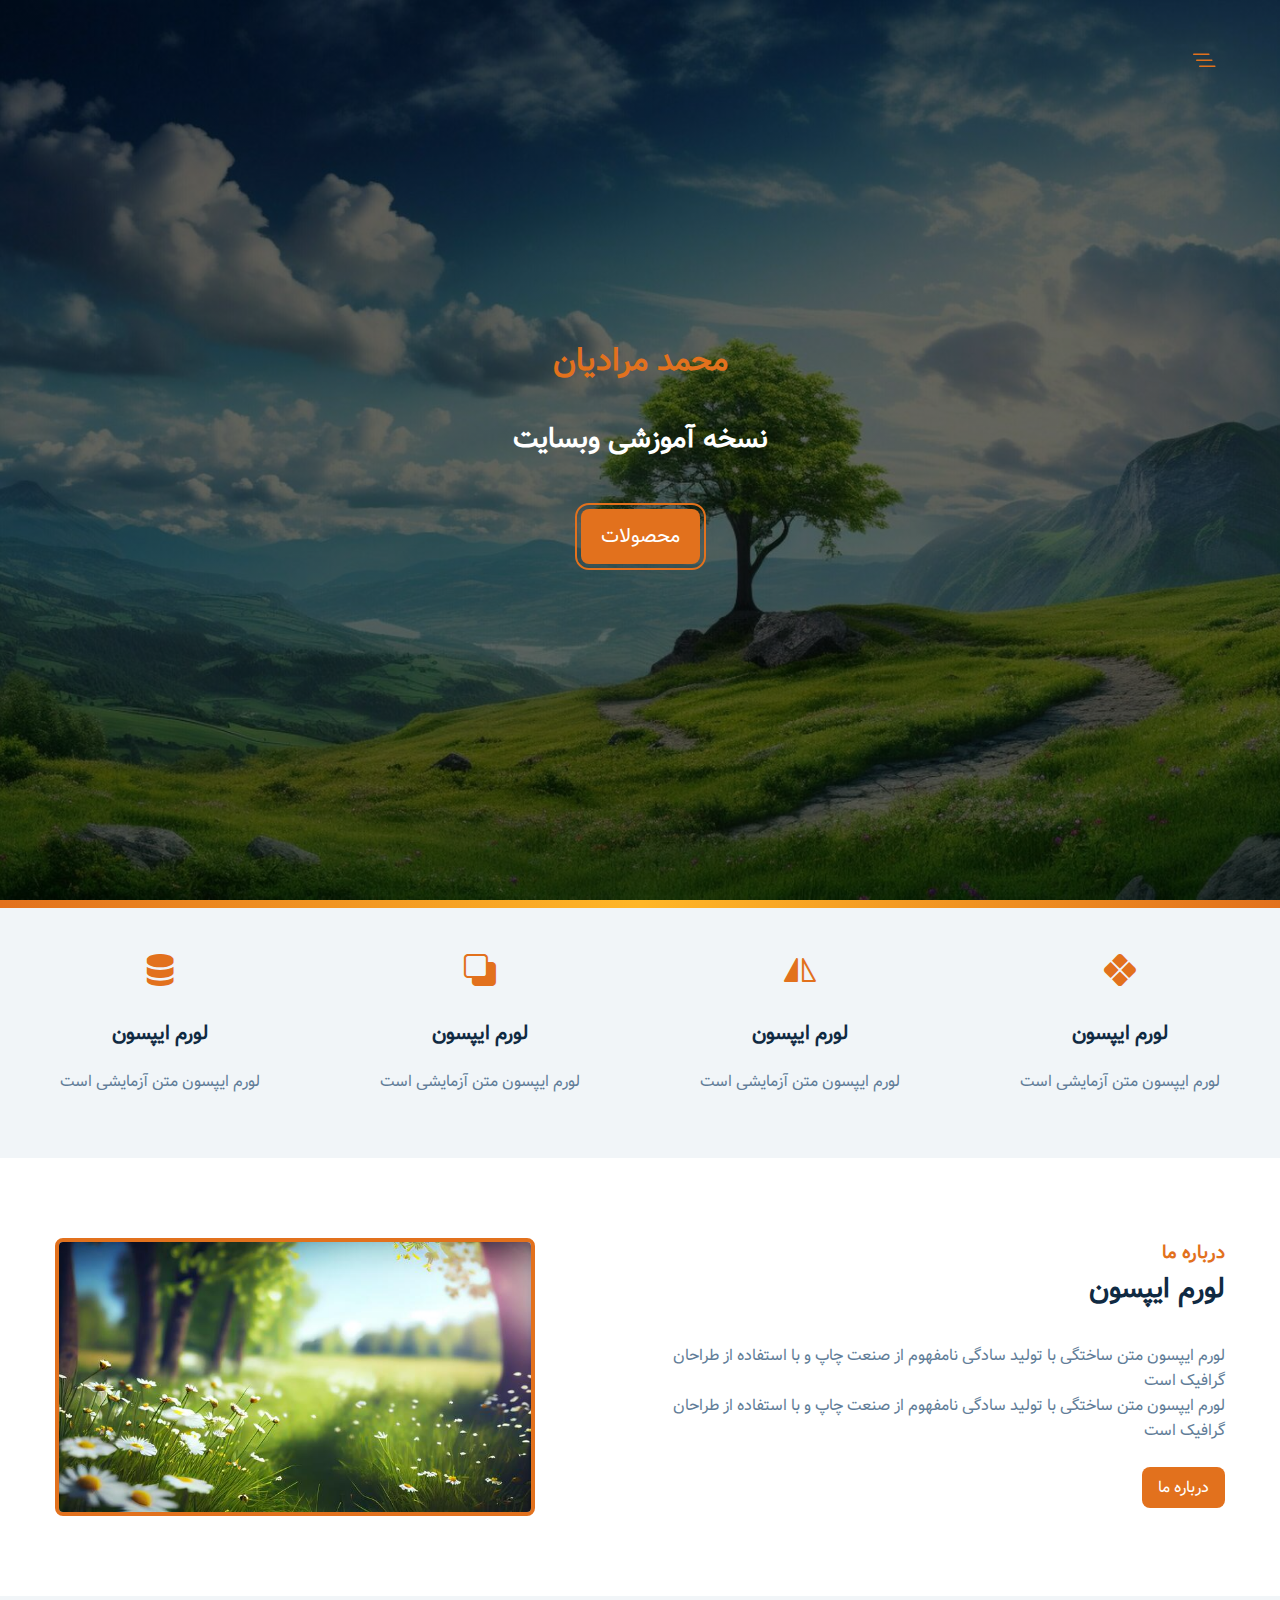
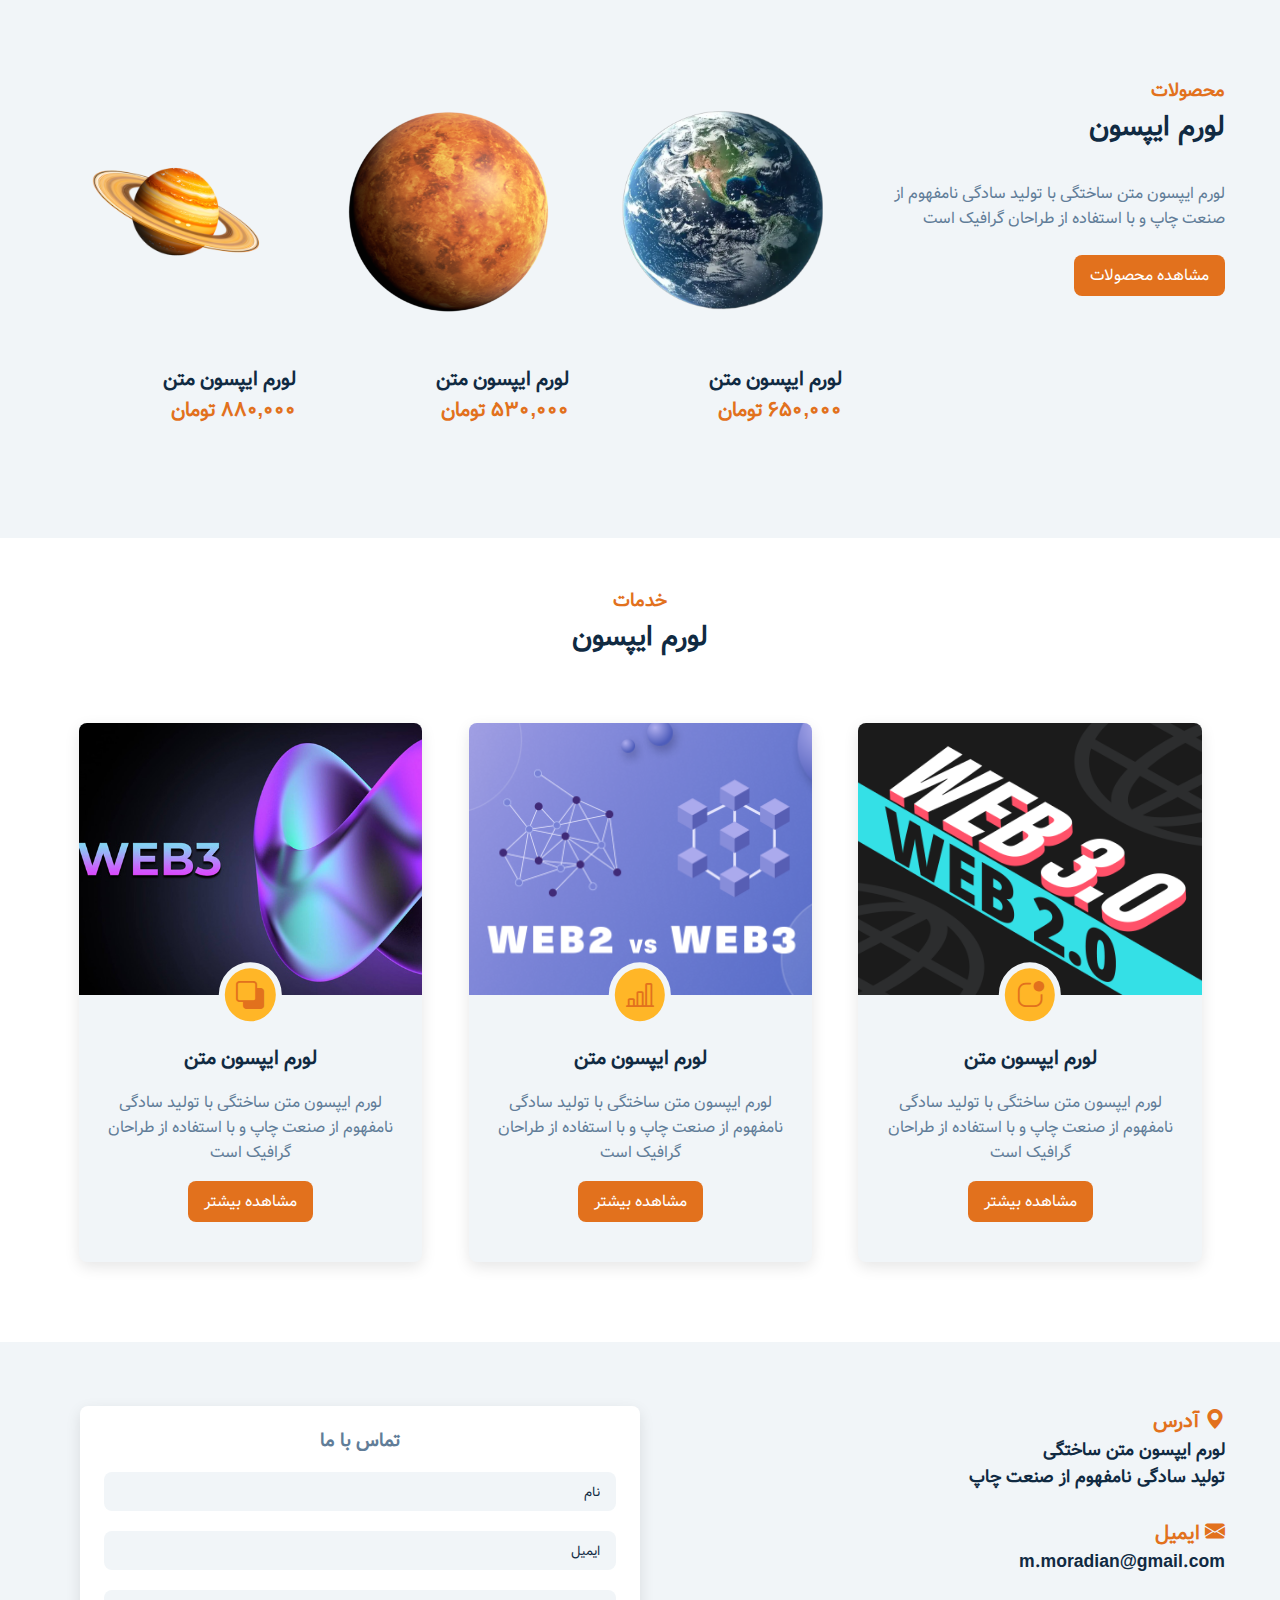
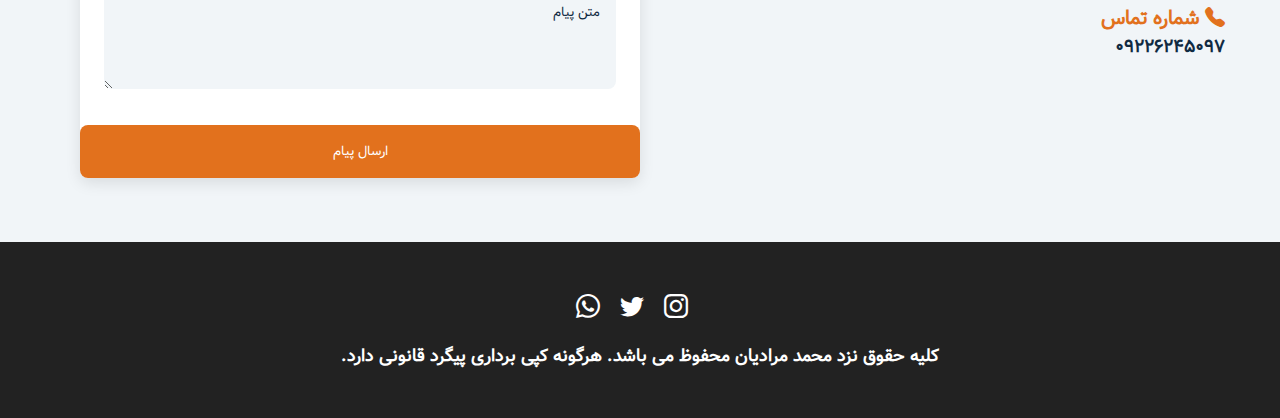
<file: index.html>
<!DOCTYPE html>
<html lang="fa">

<head>
    <meta charset="UTF-8">
    <meta name="viewport" content="width=device-width, initial-scale=1.0">
    <title>webprog.io || home</title>
    <link rel="stylesheet" href="./css/main.css">
    <link rel="stylesheet" href="./css/bootstrap-icons.css">
</head>

<body>
    <!-- navbar -->
    <span class="nav-btn" id="nav-btn">
        <i class="bi bi-list-nested"></i>
    </span>

    <nav class="navbar" id="navbar">
        <div class="navbar-header">
            <span class="nav-close" id="nav-close">
                <i class="bi bi-x"></i>
            </span>
        </div>

        <ul class="nav-items">
            <li>
                <a href="index.html" class="nav-link">
                    <i class="bi bi-house-fill"></i>
                    صفحه اصلی
                </a>
            </li>

            <li>
                <a href="about.html" class="nav-link">
                    <i class="bi bi-info-circle-fill"></i>
                    درباره ما
                </a>
            </li>

            <li>
                <a href="products.html" class="nav-link">
                    <i class="bi bi-box-seam-fill"></i>
                    محصولات
                </a>
            </li>

            <li>
                <a href="services.html" class="nav-link">
                    <i class="bi bi-house-fill"></i>
                    خدمات
                </a>
            </li>

            <li>
                <a href="contact.html" class="nav-link">
                    <i class="bi bi-chat-right-dots-fill"></i>
                    تماس با ما
                </a>
            </li>
        </ul>
    </nav>
    <!-- end of navbar -->
    <!-- header -->
    <header class="header">
        <div class="banner">
            <h1>محمد مرادیان</h1>
            <h2>نسخه آموزشی وبسایت</h2>
            <a class="btn btn-banner" href="./products.html">محصولات</a>
        </div>
    </header>
    <div class="content-divider"></div>
    <!-- end of header -->
    <!-- features -->
    <section class="features clearfix">
        <article class="feature">
            <span class="feature-icon">
                <i class="bi bi-x-diamond-fill"></i>
            </span>
            <h4 class="feature-title">لورم ایپسون</h4>
            <p class="feature-text">لورم ایپسون متن آزمایشی است</p>
        </article>

        <article class="feature">
            <span class="feature-icon">
                <i class="bi bi-symmetry-vertical"></i>
            </span>
            <h4 class="feature-title">لورم ایپسون</h4>
            <p class="feature-text">لورم ایپسون متن آزمایشی است</p>
        </article>

        <article class="feature">
            <span class="feature-icon">
                <i class="bi bi-subtract"></i>
            </span>
            <h4 class="feature-title">لورم ایپسون</h4>
            <p class="feature-text">لورم ایپسون متن آزمایشی است</p>
        </article>

        <article class="feature">
            <span class="feature-icon">
                <i class="bi bi-server"></i>
            </span>
            <h4 class="feature-title">لورم ایپسون</h4>
            <p class="feature-text">لورم ایپسون متن آزمایشی است</p>
        </article>
    </section>
    <!-- end of features -->
    <!-- about -->
    <section class="section-center clearfix">
        <!-- about image -->
        <article class="about-img">
            <div class="about-picture-container">
                <img class="about-picture" src="./images/1.jpg" alt="about-image">
            </div>
        </article>
        <!-- about info -->
        <article class="about-info">
            <div class="section-title">
                <h3>درباره ما</h3>
                <h2>لورم ایپسون</h2>
            </div>

            <p class="about-text">لورم ایپسون متن ساختگی با تولید سادگی نامفهوم از صنعت چاپ و با استفاده از طراحان
                گرافیک است</p>
            <p class="about-text">لورم ایپسون متن ساختگی با تولید سادگی نامفهوم از صنعت چاپ و با استفاده از طراحان
                گرافیک است</p>
            <a class="btn about-btn" href="about.html">درباره ما</a>
        </article>
    </section>
    <!-- end of about -->

    <!-- products -->
    <section class="products">
        <div class="section-center clearfix">
            <article class="products-info">
                <div class="section-title">
                    <h3>محصولات</h3>
                    <h2>لورم ایپسون</h2>
                </div>
                <p class="products-text">لورم ایپسون متن ساختگی با تولید سادگی نامفهوم از صنعت چاپ و با استفاده از
                    طراحان گرافیک است</p>

                <a class="btn products-btn" href="products.html">مشاهده محصولات</a>
            </article>

            <article class="products-cards clearfix">
                <div class="product">
                    <img class="products-img" src="./images/13.png" alt="products-img">
                    <h4 class="products-title">لورم ایپسون متن</h4>
                    <h4 class="products-price">650,000 <span>تومان</span></h4>
                </div>
                <div class="product">
                    <img class="products-img" src="./images/16.png" alt="products-img">
                    <h4 class="products-title">لورم ایپسون متن</h4>
                    <h4 class="products-price">530,000 <span>تومان</span></h4>
                </div>
                <div class="product">
                    <img class="products-img" src="./images/18.png" alt="products-img">
                    <h4 class="products-title">لورم ایپسون متن</h4>
                    <h4 class="products-price">880,000 <span>تومان</span></h4>
                </div>
            </article>
        </div>
    </section>
    <!-- end of products -->

    <!-- sevices -->
    <section class="section-center">
        <div class="section-title services-title">
            <h3>خدمات</h3>
            <h2>لورم ایپسون</h2>
        </div>

        <div class="clearfix">
            <article class="service-card">
                <div class="service-img-container">
                    <img class="service-img" src="./images/web.png" alt="single service">
                    <span class="service-icon">
                        <i class="bi bi-app-indicator"></i>
                    </span>
                </div>
                <div class="service-info">
                    <h4>لورم ایپسون متن</h4>
                    <p class="service-text">لورم ایپسون متن ساختگی با تولید سادگی نامفهوم از صنعت چاپ و با استفاده از طراحان
                        گرافیک است</p>
                    <a class="btn service-btn" href="service.html">مشاهده بیشتر</a>
                </div>
            </article>

            <article class="service-card">
                <div class="service-img-container">
                    <img class="service-img" src="./images/web2-vs-web3-explaining-the-difference.png" alt="single service">
                    <span class="service-icon">
                        <i class="bi bi-bar-chart-line"></i>
                    </span>
                </div>
                <div class="service-info">
                    <h4>لورم ایپسون متن</h4>
                    <p class="service-text">لورم ایپسون متن ساختگی با تولید سادگی نامفهوم از صنعت چاپ و با استفاده از طراحان
                        گرافیک است</p>
                    <a class="btn service-btn" href="service.html">مشاهده بیشتر</a>
                </div>
            </article>

            <article class="service-card">
                <div class="service-img-container">
                    <img class="service-img" src="./images/What_Web3_Going_2023.jpg" alt="single service">
                    <span class="service-icon">
                        <i class="bi bi-subtract"></i>
                    </span>
                </div>
                <div class="service-info">
                    <h4>لورم ایپسون متن</h4>
                    <p class="service-text">لورم ایپسون متن ساختگی با تولید سادگی نامفهوم از صنعت چاپ و با استفاده از طراحان
                        گرافیک است</p>
                    <a class="btn service-btn" href="service.html">مشاهده بیشتر</a>
                </div>
            </article>

        </div>
    </section>
    <!-- end of services -->

    <!-- contact us -->
    <section class="contact">
        <div class="section-center clearfix">
            <article class="contact-info">
                <div class="contact-item">
                    <h4 class="contact-title">
                        <span class="contact-icon">
                            <i class="bi bi-geo-alt-fill"></i>
                        </span>
                        آدرس
                    </h4>

                    <h4 class="contact-text">
                        لورم ایپسون متن ساختگی 
                        <br>
                        تولید سادگی نامفهوم از صنعت چاپ
                    </h4>
                </div>

                <div class="contact-item">
                    <h4 class="contact-title">
                        <span class="contact-icon">
                            <i class="bi bi-envelope-fill"></i>
                        </span>
                        ایمیل
                    </h4>

                    <h4 class="contact-text">
                       m.moradian@gmail.com
                    </h4>
                </div>

                <div class="contact-item">
                    <h4 class="contact-title">
                        <span class="contact-icon">
                            <i class="bi bi-telephone-fill"></i>
                        </span>
                        شماره تماس
                    </h4>

                    <h4 class="contact-text">
                       09226245097
                    </h4>
                </div>
            </article>

            <article class="contact-form">
                <h3>تماس با ما</h3>

                <form action="#">
                    <div class="form-group">
                        <input class="form-control" type="text" placeholder="نام" name="name">
                        <input class="form-control" type="email" placeholder="ایمیل" name="email">
                        <textarea class="form-control" name="message" placeholder="متن پیام" rows="5"></textarea>
                    </div>
                    <button type="submit" class="btn submit-btn">ارسال پیام</button>
                </form>
            </article>
        </div>
    </section>
    <!-- end of contact us -->
    
    <!-- footer -->
    <footer class="footer">
        <div class="section-center">
            <div class="social-icons">
                <a class="social-icon" href="#">
                    <i class="bi bi-whatsapp"></i>
                </a>

                <a class="social-icon" href="#">
                    <i class="bi bi-twitter"></i>
                </a>

                <a class="social-icon" href="#">
                    <i class="bi bi-instagram"></i>
                </a>
            </div>
            <h4 class="footer-text">
                کلیه حقوق نزد محمد مرادیان محفوظ می باشد. هرگونه کپی برداری پیگرد قانونی دارد.
            </h4>
        </div>
    </footer>
    <!-- end of footer -->
     <script src="./js/app.js"></script>
</body>

</html>
</file>
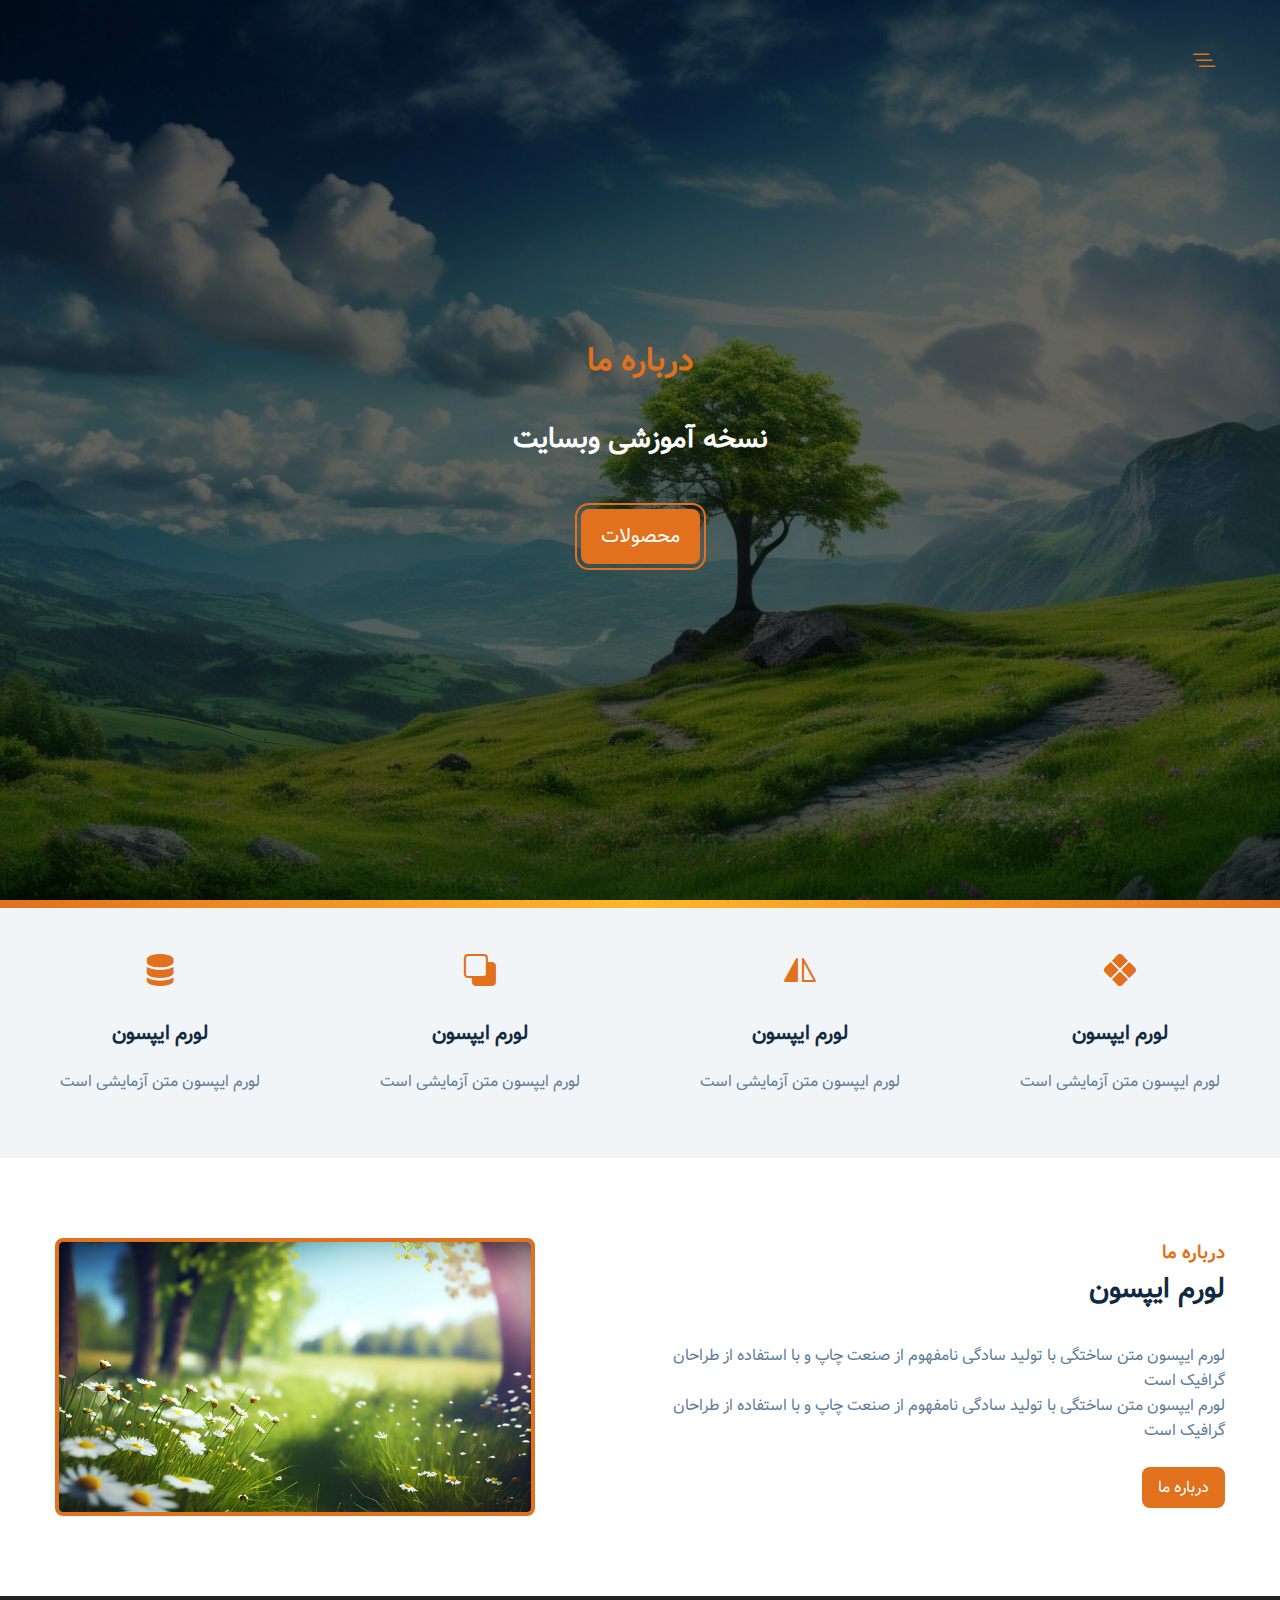
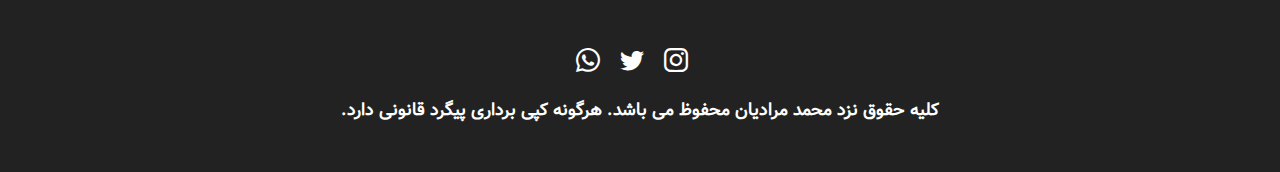
<file: about.html>
<!DOCTYPE html>
<html lang="fa">

<head>
    <meta charset="UTF-8">
    <meta name="viewport" content="width=device-width, initial-scale=1.0">
    <title>webprog.io || about</title>
    <link rel="stylesheet" href="./css/main.css">
    <link rel="stylesheet" href="./css/bootstrap-icons.css">
</head>

<body>
    <!-- navbar -->
    <span class="nav-btn" id="nav-btn">
        <i class="bi bi-list-nested"></i>
    </span>

    <nav class="navbar" id="navbar">
        <div class="navbar-header">
            <span class="nav-close" id="nav-close">
                <i class="bi bi-x"></i>
            </span>
        </div>

        <ul class="nav-items">
            <li>
                <a href="index.html" class="nav-link">
                    <i class="bi bi-house-fill"></i>
                    صفحه اصلی
                </a>
            </li>

            <li>
                <a href="about.html" class="nav-link">
                    <i class="bi bi-info-circle-fill"></i>
                    درباره ما
                </a>
            </li>

            <li>
                <a href="products.html" class="nav-link">
                    <i class="bi bi-box-seam-fill"></i>
                    محصولات
                </a>
            </li>

            <li>
                <a href="services.html" class="nav-link">
                    <i class="bi bi-house-fill"></i>
                    خدمات
                </a>
            </li>

            <li>
                <a href="contact.html" class="nav-link">
                    <i class="bi bi-chat-right-dots-fill"></i>
                    تماس با ما
                </a>
            </li>
        </ul>
    </nav>
    <!-- end of navbar -->
    <!-- header -->
    <header class="header">
        <div class="banner">
            <h1>درباره ما</h1>
            <h2>نسخه آموزشی وبسایت</h2>
            <a class="btn btn-banner" href="./products.html">محصولات</a>
        </div>
    </header>
    <div class="content-divider"></div>
    <!-- end of header -->
    <!-- features -->
    <section class="features clearfix">
        <article class="feature">
            <span class="feature-icon">
                <i class="bi bi-x-diamond-fill"></i>
            </span>
            <h4 class="feature-title">لورم ایپسون</h4>
            <p class="feature-text">لورم ایپسون متن آزمایشی است</p>
        </article>

        <article class="feature">
            <span class="feature-icon">
                <i class="bi bi-symmetry-vertical"></i>
            </span>
            <h4 class="feature-title">لورم ایپسون</h4>
            <p class="feature-text">لورم ایپسون متن آزمایشی است</p>
        </article>

        <article class="feature">
            <span class="feature-icon">
                <i class="bi bi-subtract"></i>
            </span>
            <h4 class="feature-title">لورم ایپسون</h4>
            <p class="feature-text">لورم ایپسون متن آزمایشی است</p>
        </article>

        <article class="feature">
            <span class="feature-icon">
                <i class="bi bi-server"></i>
            </span>
            <h4 class="feature-title">لورم ایپسون</h4>
            <p class="feature-text">لورم ایپسون متن آزمایشی است</p>
        </article>
    </section>
    <!-- end of features -->
    <!-- about -->
    <section class="section-center clearfix">
        <!-- about image -->
        <article class="about-img">
            <div class="about-picture-container">
                <img class="about-picture" src="./images/1.jpg" alt="about-image">
            </div>
        </article>
        <!-- about info -->
        <article class="about-info">
            <div class="section-title">
                <h3>درباره ما</h3>
                <h2>لورم ایپسون</h2>
            </div>

            <p class="about-text">لورم ایپسون متن ساختگی با تولید سادگی نامفهوم از صنعت چاپ و با استفاده از طراحان
                گرافیک است</p>
            <p class="about-text">لورم ایپسون متن ساختگی با تولید سادگی نامفهوم از صنعت چاپ و با استفاده از طراحان
                گرافیک است</p>
            <a class="btn about-btn" href="about.html">درباره ما</a>
        </article>
    </section>
    <!-- end of about -->

    <!-- footer -->
    <footer class="footer">
        <div class="section-center">
            <div class="social-icons">
                <a class="social-icon" href="#">
                    <i class="bi bi-whatsapp"></i>
                </a>

                <a class="social-icon" href="#">
                    <i class="bi bi-twitter"></i>
                </a>

                <a class="social-icon" href="#">
                    <i class="bi bi-instagram"></i>
                </a>
            </div>
            <h4 class="footer-text">
                کلیه حقوق نزد محمد مرادیان محفوظ می باشد. هرگونه کپی برداری پیگرد قانونی دارد.
            </h4>
        </div>
    </footer>
    <!-- end of footer -->
     <script src="./js/app.js"></script>
</body>

</html>
</file>
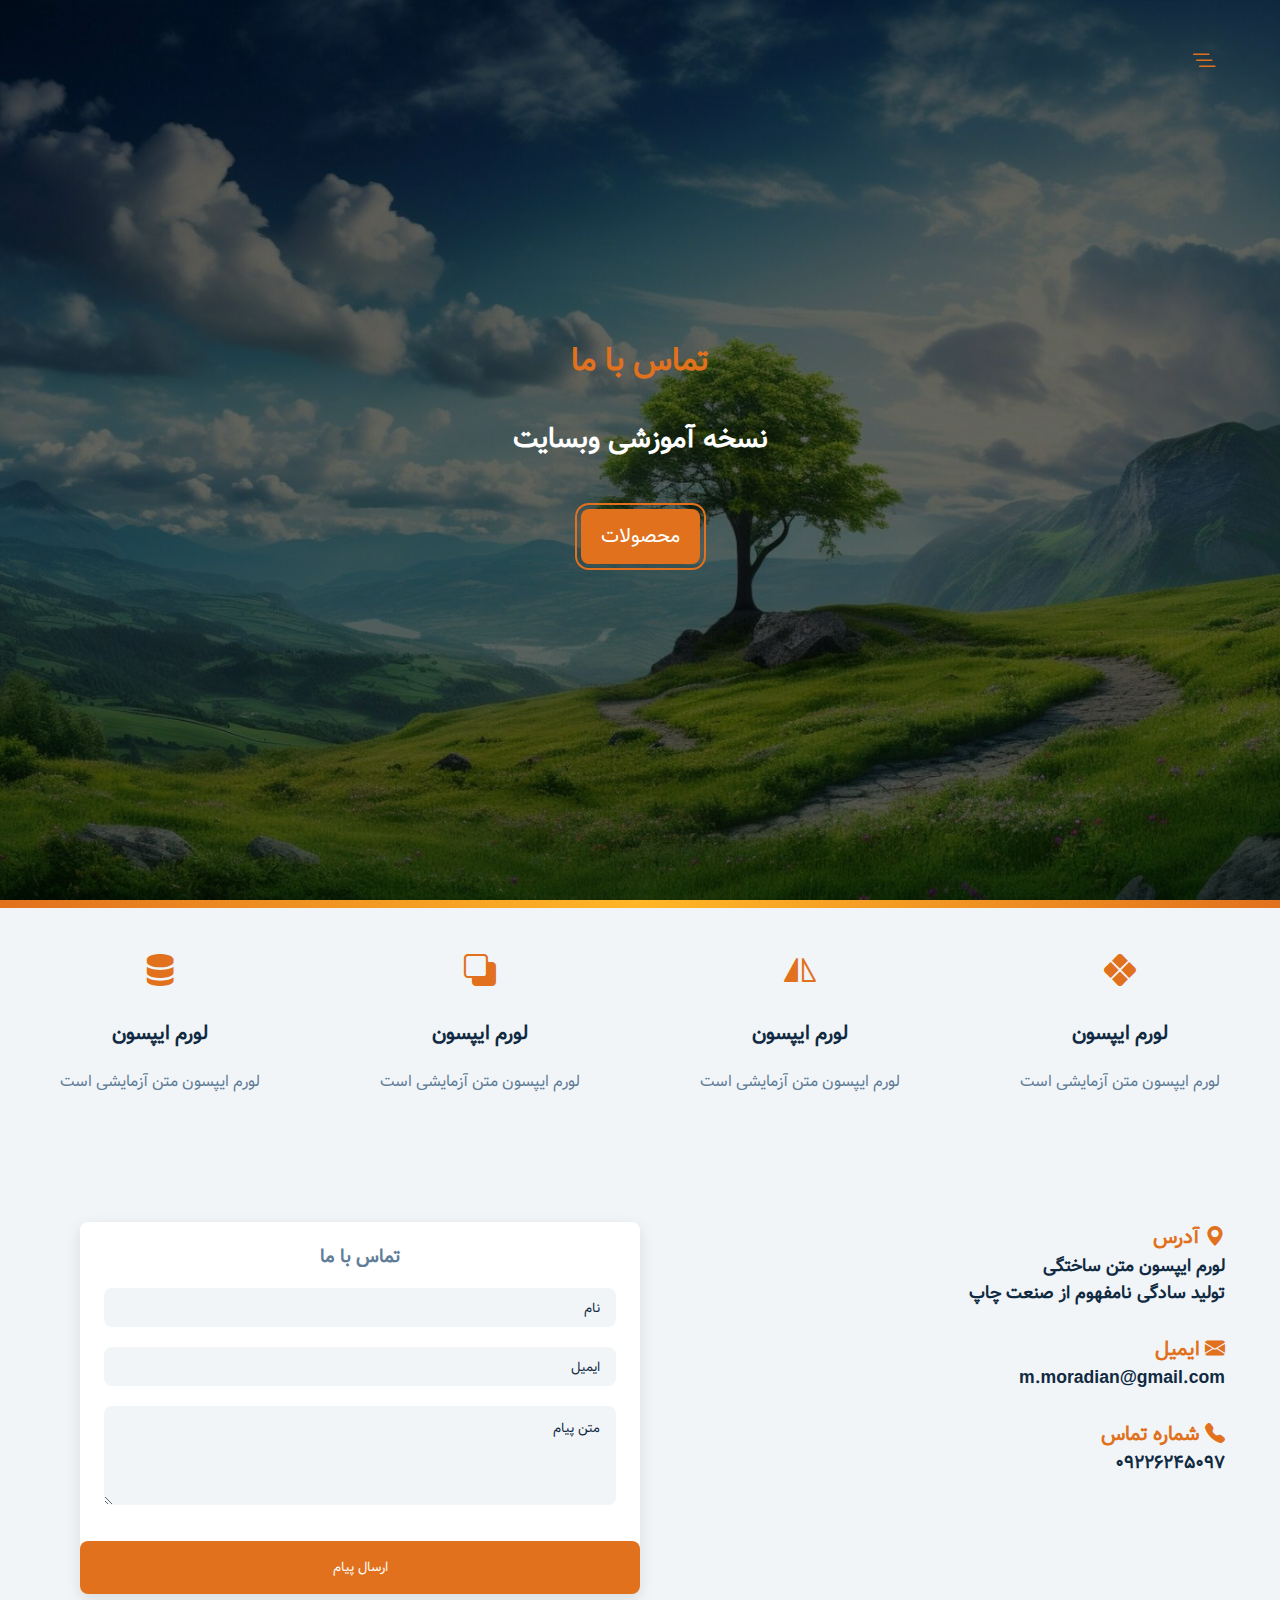
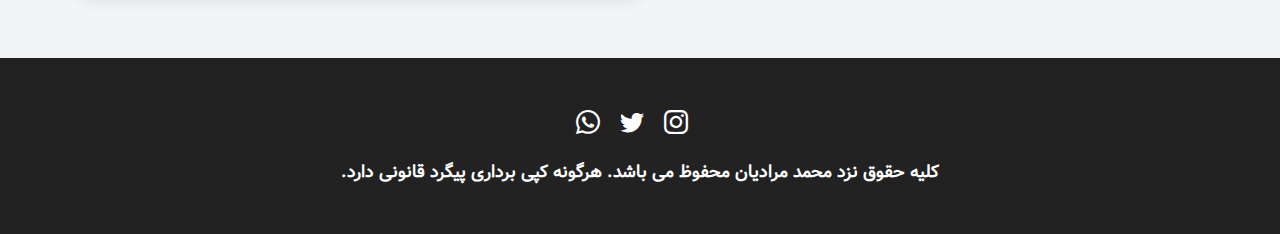
<file: contact.html>
<!DOCTYPE html>
<html lang="fa">

<head>
    <meta charset="UTF-8">
    <meta name="viewport" content="width=device-width, initial-scale=1.0">
    <title>webprog.io || Contact Us</title>
    <link rel="stylesheet" href="./css/main.css">
    <link rel="stylesheet" href="./css/bootstrap-icons.css">
</head>

<body>
    <!-- navbar -->
    <span class="nav-btn" id="nav-btn">
        <i class="bi bi-list-nested"></i>
    </span>

    <nav class="navbar" id="navbar">
        <div class="navbar-header">
            <span class="nav-close" id="nav-close">
                <i class="bi bi-x"></i>
            </span>
        </div>

        <ul class="nav-items">
            <li>
                <a href="index.html" class="nav-link">
                    <i class="bi bi-house-fill"></i>
                    صفحه اصلی
                </a>
            </li>

            <li>
                <a href="about.html" class="nav-link">
                    <i class="bi bi-info-circle-fill"></i>
                    درباره ما
                </a>
            </li>

            <li>
                <a href="products.html" class="nav-link">
                    <i class="bi bi-box-seam-fill"></i>
                    محصولات
                </a>
            </li>

            <li>
                <a href="services.html" class="nav-link">
                    <i class="bi bi-house-fill"></i>
                    خدمات
                </a>
            </li>

            <li>
                <a href="contact.html" class="nav-link">
                    <i class="bi bi-chat-right-dots-fill"></i>
                    تماس با ما
                </a>
            </li>
        </ul>
    </nav>
    <!-- end of navbar -->
    <!-- header -->
    <header class="header">
        <div class="banner">
            <h1>تماس با ما</h1>
            <h2>نسخه آموزشی وبسایت</h2>
            <a class="btn btn-banner" href="./products.html">محصولات</a>
        </div>
    </header>
    <div class="content-divider"></div>
    <!-- end of header -->
    <!-- features -->
    <section class="features clearfix">
        <article class="feature">
            <span class="feature-icon">
                <i class="bi bi-x-diamond-fill"></i>
            </span>
            <h4 class="feature-title">لورم ایپسون</h4>
            <p class="feature-text">لورم ایپسون متن آزمایشی است</p>
        </article>

        <article class="feature">
            <span class="feature-icon">
                <i class="bi bi-symmetry-vertical"></i>
            </span>
            <h4 class="feature-title">لورم ایپسون</h4>
            <p class="feature-text">لورم ایپسون متن آزمایشی است</p>
        </article>

        <article class="feature">
            <span class="feature-icon">
                <i class="bi bi-subtract"></i>
            </span>
            <h4 class="feature-title">لورم ایپسون</h4>
            <p class="feature-text">لورم ایپسون متن آزمایشی است</p>
        </article>

        <article class="feature">
            <span class="feature-icon">
                <i class="bi bi-server"></i>
            </span>
            <h4 class="feature-title">لورم ایپسون</h4>
            <p class="feature-text">لورم ایپسون متن آزمایشی است</p>
        </article>
    </section>
    <!-- end of features -->
   
    <!-- contact us -->
    <section class="contact">
        <div class="section-center clearfix">
            <article class="contact-info">
                <div class="contact-item">
                    <h4 class="contact-title">
                        <span class="contact-icon">
                            <i class="bi bi-geo-alt-fill"></i>
                        </span>
                        آدرس
                    </h4>

                    <h4 class="contact-text">
                        لورم ایپسون متن ساختگی 
                        <br>
                        تولید سادگی نامفهوم از صنعت چاپ
                    </h4>
                </div>

                <div class="contact-item">
                    <h4 class="contact-title">
                        <span class="contact-icon">
                            <i class="bi bi-envelope-fill"></i>
                        </span>
                        ایمیل
                    </h4>

                    <h4 class="contact-text">
                       m.moradian@gmail.com
                    </h4>
                </div>

                <div class="contact-item">
                    <h4 class="contact-title">
                        <span class="contact-icon">
                            <i class="bi bi-telephone-fill"></i>
                        </span>
                        شماره تماس
                    </h4>

                    <h4 class="contact-text">
                       09226245097
                    </h4>
                </div>
            </article>

            <article class="contact-form">
                <h3>تماس با ما</h3>

                <form action="#">
                    <div class="form-group">
                        <input class="form-control" type="text" placeholder="نام" name="name">
                        <input class="form-control" type="email" placeholder="ایمیل" name="email">
                        <textarea class="form-control" name="message" placeholder="متن پیام" rows="5"></textarea>
                    </div>
                    <button type="submit" class="btn submit-btn">ارسال پیام</button>
                </form>
            </article>
        </div>
    </section>
    <!-- end of contact us -->
    
    <!-- footer -->
    <footer class="footer">
        <div class="section-center">
            <div class="social-icons">
                <a class="social-icon" href="#">
                    <i class="bi bi-whatsapp"></i>
                </a>

                <a class="social-icon" href="#">
                    <i class="bi bi-twitter"></i>
                </a>

                <a class="social-icon" href="#">
                    <i class="bi bi-instagram"></i>
                </a>
            </div>
            <h4 class="footer-text">
                کلیه حقوق نزد محمد مرادیان محفوظ می باشد. هرگونه کپی برداری پیگرد قانونی دارد.
            </h4>
        </div>
    </footer>
    <!-- end of footer -->
     <script src="./js/app.js"></script>
</body>

</html>
</file>
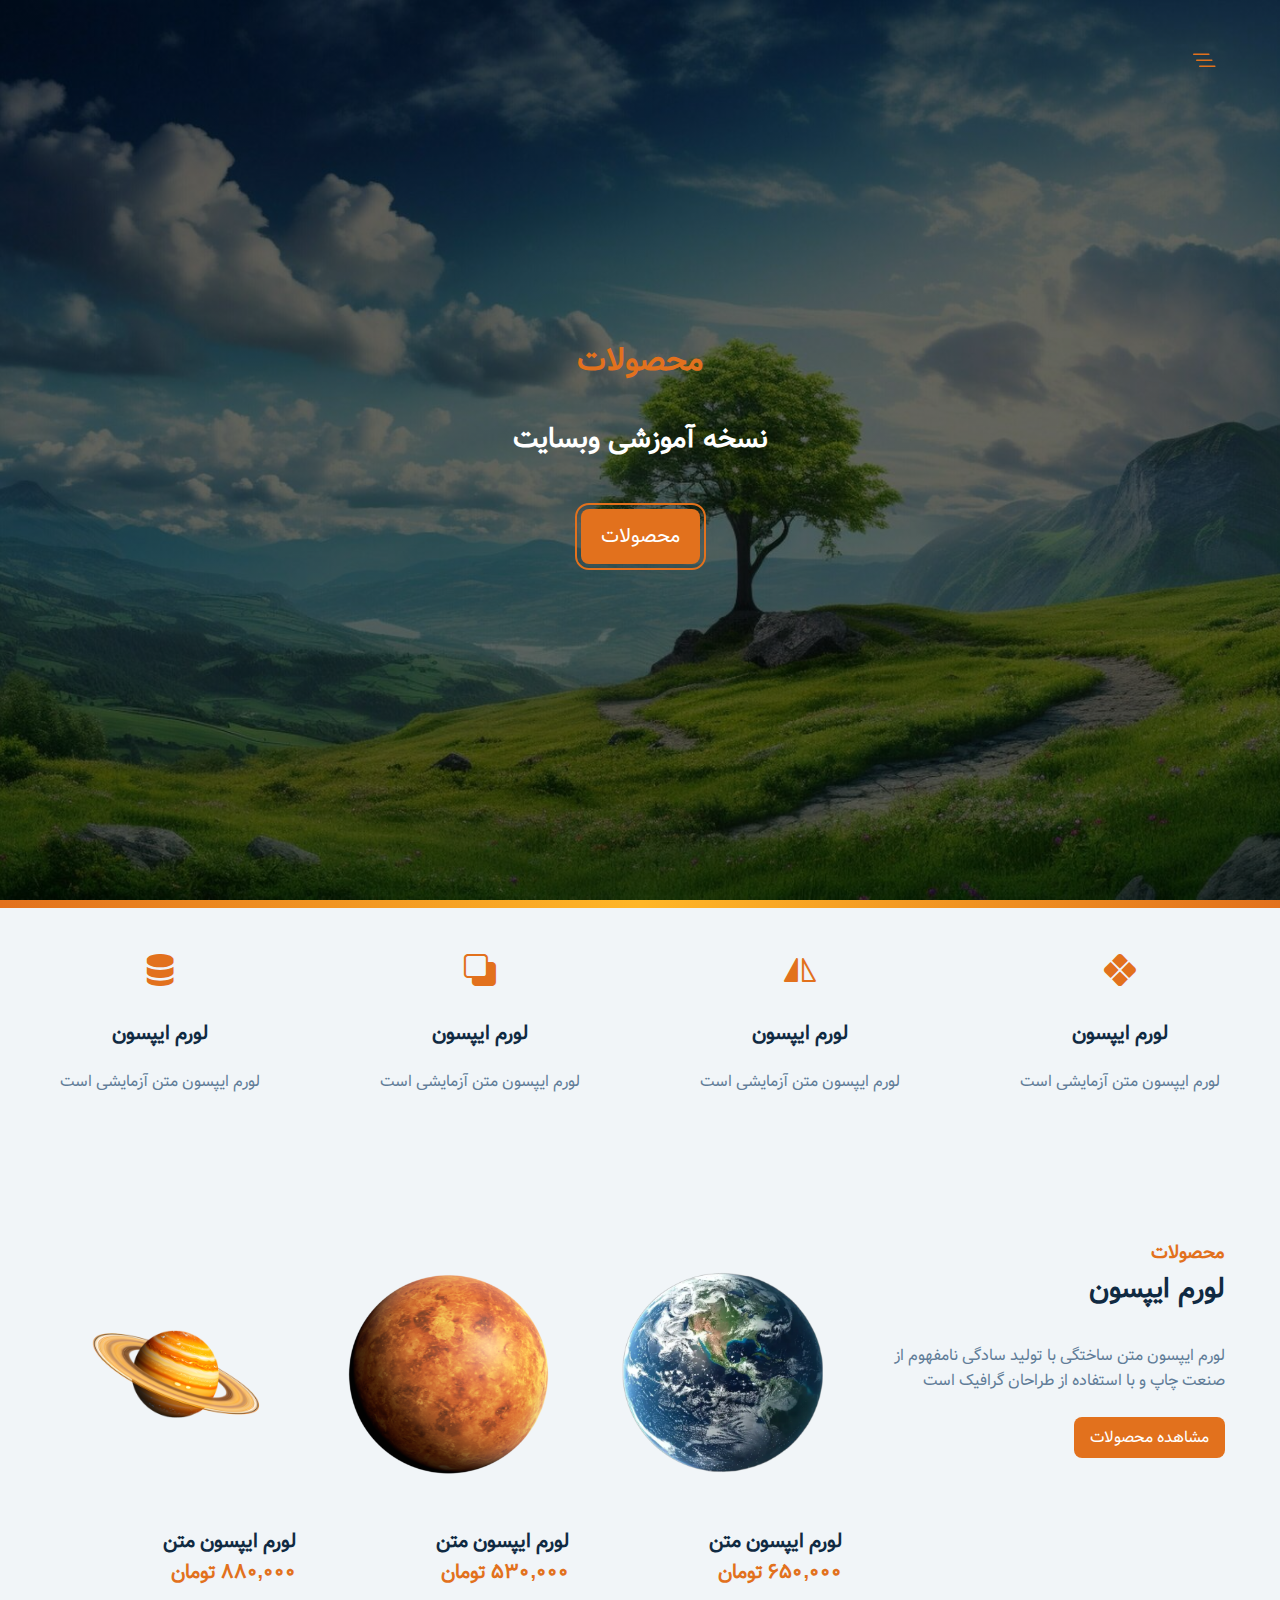
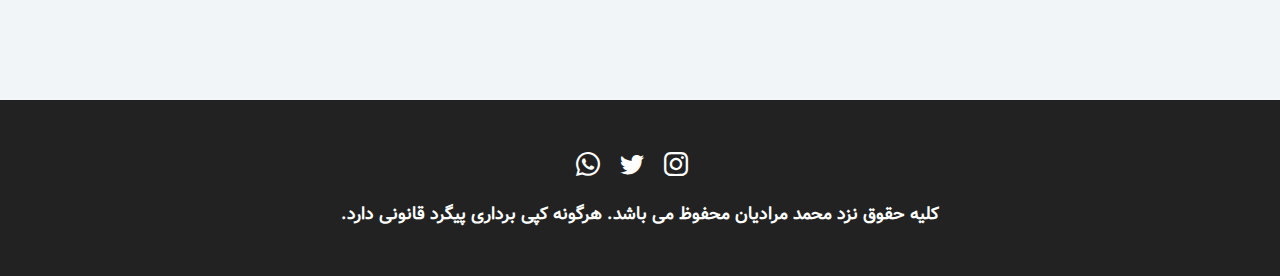
<file: products.html>
<!DOCTYPE html>
<html lang="fa">

<head>
    <meta charset="UTF-8">
    <meta name="viewport" content="width=device-width, initial-scale=1.0">
    <title>webprog.io || products</title>
    <link rel="stylesheet" href="./css/main.css">
    <link rel="stylesheet" href="./css/bootstrap-icons.css">
</head>

<body>
    <!-- navbar -->
    <span class="nav-btn" id="nav-btn">
        <i class="bi bi-list-nested"></i>
    </span>

    <nav class="navbar" id="navbar">
        <div class="navbar-header">
            <span class="nav-close" id="nav-close">
                <i class="bi bi-x"></i>
            </span>
        </div>

        <ul class="nav-items">
            <li>
                <a href="index.html" class="nav-link">
                    <i class="bi bi-house-fill"></i>
                    صفحه اصلی
                </a>
            </li>

            <li>
                <a href="about.html" class="nav-link">
                    <i class="bi bi-info-circle-fill"></i>
                    درباره ما
                </a>
            </li>

            <li>
                <a href="products.html" class="nav-link">
                    <i class="bi bi-box-seam-fill"></i>
                    محصولات
                </a>
            </li>

            <li>
                <a href="services.html" class="nav-link">
                    <i class="bi bi-house-fill"></i>
                    خدمات
                </a>
            </li>

            <li>
                <a href="contact.html" class="nav-link">
                    <i class="bi bi-chat-right-dots-fill"></i>
                    تماس با ما
                </a>
            </li>
        </ul>
    </nav>
    <!-- end of navbar -->
    <!-- header -->
    <header class="header">
        <div class="banner">
            <h1>محصولات</h1>
            <h2>نسخه آموزشی وبسایت</h2>
            <a class="btn btn-banner" href="./products.html">محصولات</a>
        </div>
    </header>
    <div class="content-divider"></div>
    <!-- end of header -->
    <!-- features -->
    <section class="features clearfix">
        <article class="feature">
            <span class="feature-icon">
                <i class="bi bi-x-diamond-fill"></i>
            </span>
            <h4 class="feature-title">لورم ایپسون</h4>
            <p class="feature-text">لورم ایپسون متن آزمایشی است</p>
        </article>

        <article class="feature">
            <span class="feature-icon">
                <i class="bi bi-symmetry-vertical"></i>
            </span>
            <h4 class="feature-title">لورم ایپسون</h4>
            <p class="feature-text">لورم ایپسون متن آزمایشی است</p>
        </article>

        <article class="feature">
            <span class="feature-icon">
                <i class="bi bi-subtract"></i>
            </span>
            <h4 class="feature-title">لورم ایپسون</h4>
            <p class="feature-text">لورم ایپسون متن آزمایشی است</p>
        </article>

        <article class="feature">
            <span class="feature-icon">
                <i class="bi bi-server"></i>
            </span>
            <h4 class="feature-title">لورم ایپسون</h4>
            <p class="feature-text">لورم ایپسون متن آزمایشی است</p>
        </article>
    </section>
    <!-- end of features -->
 
    <!-- products -->
    <section class="products">
        <div class="section-center clearfix">
            <article class="products-info">
                <div class="section-title">
                    <h3>محصولات</h3>
                    <h2>لورم ایپسون</h2>
                </div>
                <p class="products-text">لورم ایپسون متن ساختگی با تولید سادگی نامفهوم از صنعت چاپ و با استفاده از
                    طراحان گرافیک است</p>

                <a class="btn products-btn" href="products.html">مشاهده محصولات</a>
            </article>

            <article class="products-cards clearfix">
                <div class="product">
                    <img class="products-img" src="./images/13.png" alt="products-img">
                    <h4 class="products-title">لورم ایپسون متن</h4>
                    <h4 class="products-price">650,000 <span>تومان</span></h4>
                </div>
                <div class="product">
                    <img class="products-img" src="./images/16.png" alt="products-img">
                    <h4 class="products-title">لورم ایپسون متن</h4>
                    <h4 class="products-price">530,000 <span>تومان</span></h4>
                </div>
                <div class="product">
                    <img class="products-img" src="./images/18.png" alt="products-img">
                    <h4 class="products-title">لورم ایپسون متن</h4>
                    <h4 class="products-price">880,000 <span>تومان</span></h4>
                </div>
            </article>
        </div>
    </section>
    <!-- end of products -->
    
    <!-- footer -->
    <footer class="footer">
        <div class="section-center">
            <div class="social-icons">
                <a class="social-icon" href="#">
                    <i class="bi bi-whatsapp"></i>
                </a>

                <a class="social-icon" href="#">
                    <i class="bi bi-twitter"></i>
                </a>

                <a class="social-icon" href="#">
                    <i class="bi bi-instagram"></i>
                </a>
            </div>
            <h4 class="footer-text">
                کلیه حقوق نزد محمد مرادیان محفوظ می باشد. هرگونه کپی برداری پیگرد قانونی دارد.
            </h4>
        </div>
    </footer>
    <!-- end of footer -->
     <script src="./js/app.js"></script>
</body>

</html>
</file>
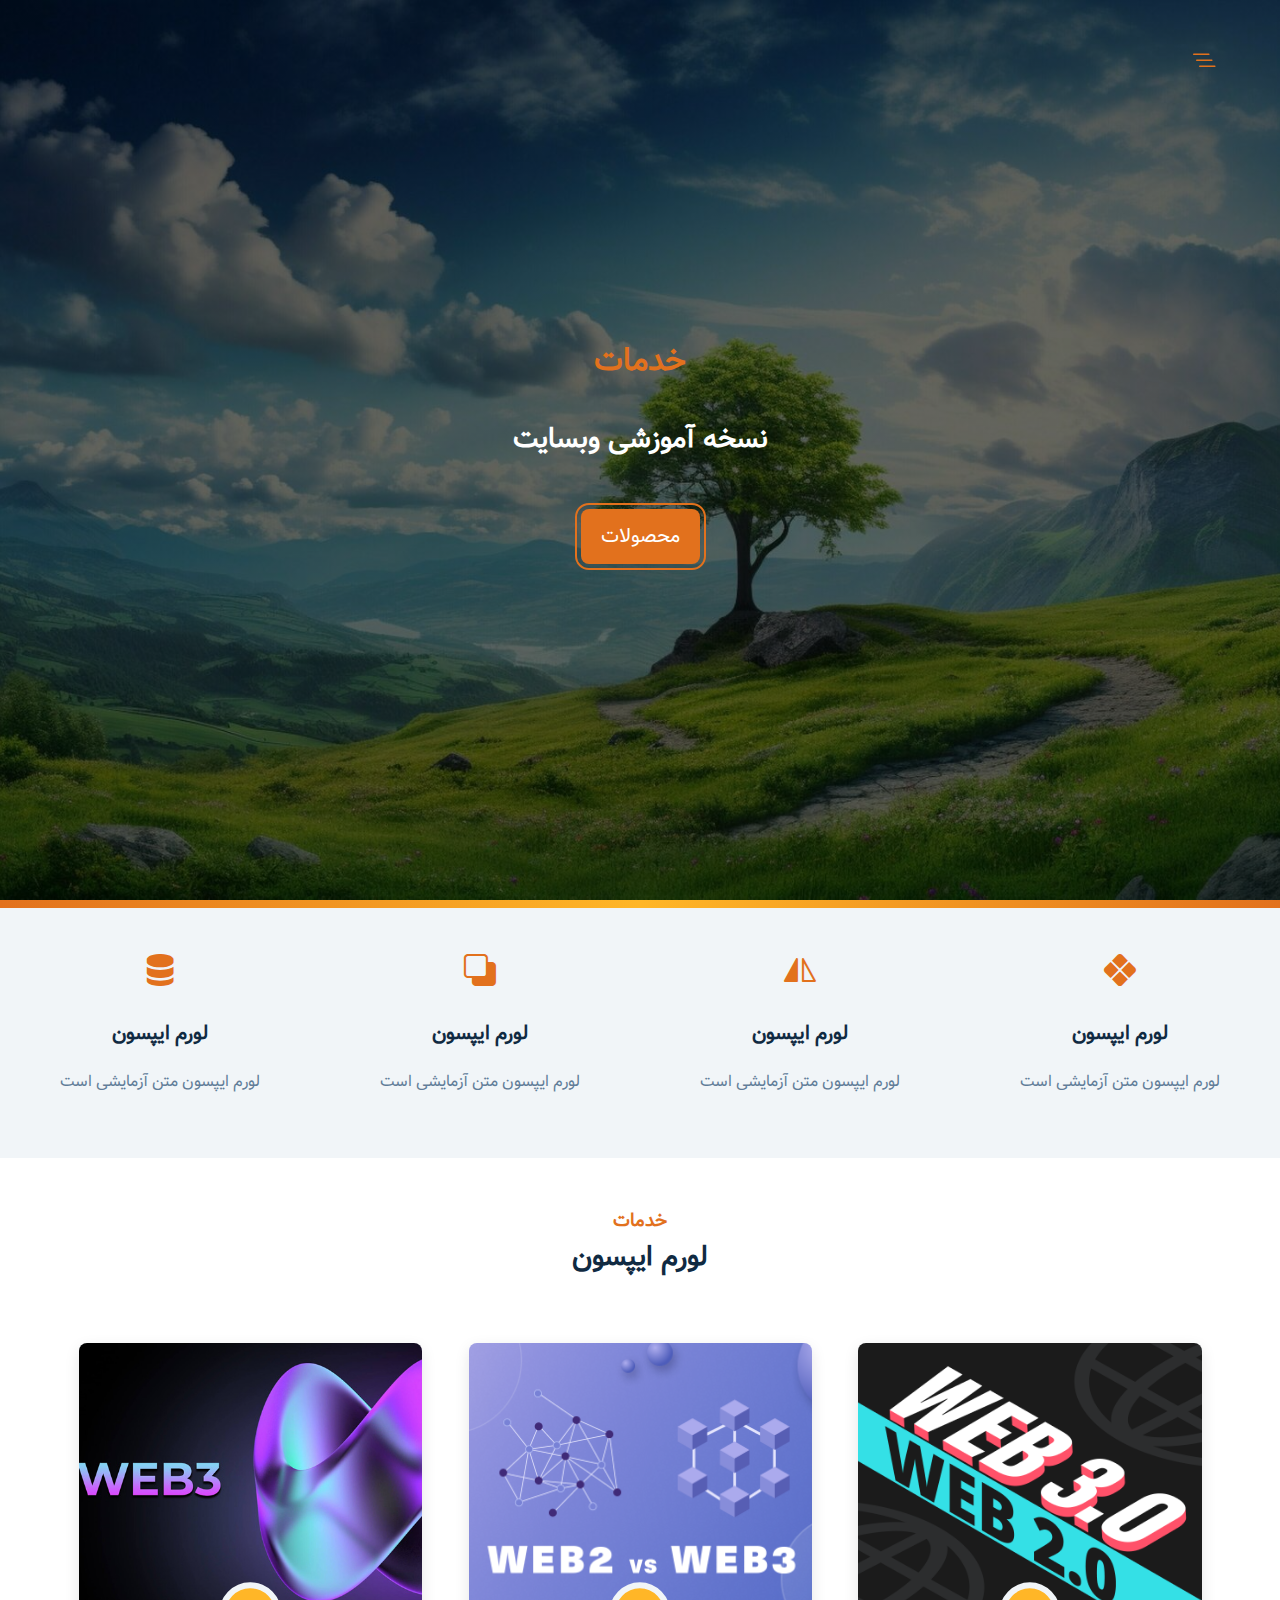
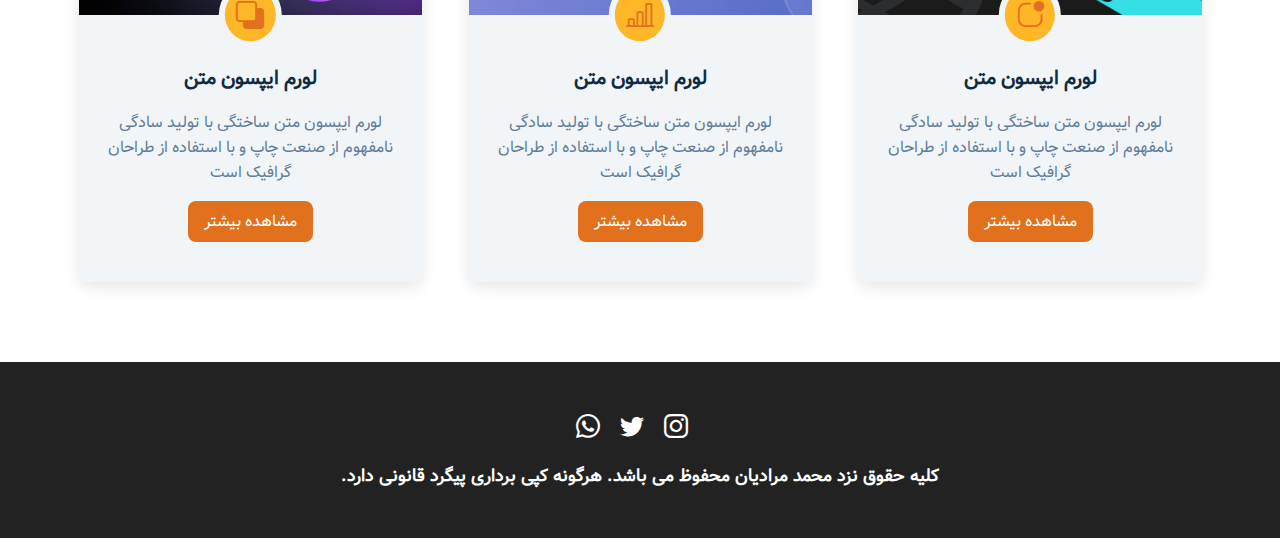
<file: services.html>
<!DOCTYPE html>
<html lang="fa">

<head>
    <meta charset="UTF-8">
    <meta name="viewport" content="width=device-width, initial-scale=1.0">
    <title>webprog.io || services</title>
    <link rel="stylesheet" href="./css/main.css">
    <link rel="stylesheet" href="./css/bootstrap-icons.css">
</head>

<body>
    <!-- navbar -->
    <span class="nav-btn" id="nav-btn">
        <i class="bi bi-list-nested"></i>
    </span>

    <nav class="navbar" id="navbar">
        <div class="navbar-header">
            <span class="nav-close" id="nav-close">
                <i class="bi bi-x"></i>
            </span>
        </div>

        <ul class="nav-items">
            <li>
                <a href="index.html" class="nav-link">
                    <i class="bi bi-house-fill"></i>
                    صفحه اصلی
                </a>
            </li>

            <li>
                <a href="about.html" class="nav-link">
                    <i class="bi bi-info-circle-fill"></i>
                    درباره ما
                </a>
            </li>

            <li>
                <a href="products.html" class="nav-link">
                    <i class="bi bi-box-seam-fill"></i>
                    محصولات
                </a>
            </li>

            <li>
                <a href="services.html" class="nav-link">
                    <i class="bi bi-house-fill"></i>
                    خدمات
                </a>
            </li>

            <li>
                <a href="contact.html" class="nav-link">
                    <i class="bi bi-chat-right-dots-fill"></i>
                    تماس با ما
                </a>
            </li>
        </ul>
    </nav>
    <!-- end of navbar -->
    <!-- header -->
    <header class="header">
        <div class="banner">
            <h1>خدمات</h1>
            <h2>نسخه آموزشی وبسایت</h2>
            <a class="btn btn-banner" href="./products.html">محصولات</a>
        </div>
    </header>
    <div class="content-divider"></div>
    <!-- end of header -->
    <!-- features -->
    <section class="features clearfix">
        <article class="feature">
            <span class="feature-icon">
                <i class="bi bi-x-diamond-fill"></i>
            </span>
            <h4 class="feature-title">لورم ایپسون</h4>
            <p class="feature-text">لورم ایپسون متن آزمایشی است</p>
        </article>

        <article class="feature">
            <span class="feature-icon">
                <i class="bi bi-symmetry-vertical"></i>
            </span>
            <h4 class="feature-title">لورم ایپسون</h4>
            <p class="feature-text">لورم ایپسون متن آزمایشی است</p>
        </article>

        <article class="feature">
            <span class="feature-icon">
                <i class="bi bi-subtract"></i>
            </span>
            <h4 class="feature-title">لورم ایپسون</h4>
            <p class="feature-text">لورم ایپسون متن آزمایشی است</p>
        </article>

        <article class="feature">
            <span class="feature-icon">
                <i class="bi bi-server"></i>
            </span>
            <h4 class="feature-title">لورم ایپسون</h4>
            <p class="feature-text">لورم ایپسون متن آزمایشی است</p>
        </article>
    </section>
    <!-- end of features -->

    <!-- sevices -->
    <section class="section-center">
        <div class="section-title services-title">
            <h3>خدمات</h3>
            <h2>لورم ایپسون</h2>
        </div>

        <div class="clearfix">
            <article class="service-card">
                <div class="service-img-container">
                    <img class="service-img" src="./images/web.png" alt="single service">
                    <span class="service-icon">
                        <i class="bi bi-app-indicator"></i>
                    </span>
                </div>
                <div class="service-info">
                    <h4>لورم ایپسون متن</h4>
                    <p class="service-text">لورم ایپسون متن ساختگی با تولید سادگی نامفهوم از صنعت چاپ و با استفاده از طراحان
                        گرافیک است</p>
                    <a class="btn service-btn" href="service.html">مشاهده بیشتر</a>
                </div>
            </article>

            <article class="service-card">
                <div class="service-img-container">
                    <img class="service-img" src="./images/web2-vs-web3-explaining-the-difference.png" alt="single service">
                    <span class="service-icon">
                        <i class="bi bi-bar-chart-line"></i>
                    </span>
                </div>
                <div class="service-info">
                    <h4>لورم ایپسون متن</h4>
                    <p class="service-text">لورم ایپسون متن ساختگی با تولید سادگی نامفهوم از صنعت چاپ و با استفاده از طراحان
                        گرافیک است</p>
                    <a class="btn service-btn" href="service.html">مشاهده بیشتر</a>
                </div>
            </article>

            <article class="service-card">
                <div class="service-img-container">
                    <img class="service-img" src="./images/What_Web3_Going_2023.jpg" alt="single service">
                    <span class="service-icon">
                        <i class="bi bi-subtract"></i>
                    </span>
                </div>
                <div class="service-info">
                    <h4>لورم ایپسون متن</h4>
                    <p class="service-text">لورم ایپسون متن ساختگی با تولید سادگی نامفهوم از صنعت چاپ و با استفاده از طراحان
                        گرافیک است</p>
                    <a class="btn service-btn" href="service.html">مشاهده بیشتر</a>
                </div>
            </article>

        </div>
    </section>
    <!-- end of services -->

    <!-- footer -->
    <footer class="footer">
        <div class="section-center">
            <div class="social-icons">
                <a class="social-icon" href="#">
                    <i class="bi bi-whatsapp"></i>
                </a>

                <a class="social-icon" href="#">
                    <i class="bi bi-twitter"></i>
                </a>

                <a class="social-icon" href="#">
                    <i class="bi bi-instagram"></i>
                </a>
            </div>
            <h4 class="footer-text">
                کلیه حقوق نزد محمد مرادیان محفوظ می باشد. هرگونه کپی برداری پیگرد قانونی دارد.
            </h4>
        </div>
    </footer>
    <!-- end of footer -->
     <script src="./js/app.js"></script>
</body>

</html>
</file>
<file: css/main.css>
* {
  margin: 0;
  padding: 0;
  box-sizing: border-box;
}
/*
===============
fonts
===============
*/
@font-face {
  font-family: "vazir";
  src: url(../fonts/vazir/Farsi-Digits-Without-Latin/Vazir-FD-WOL.woff2),
    url(../fonts/vazir/Farsi-Digits-Without-Latin/Vazir-FD-WOL.woff),
    url(../fonts/vazir/Farsi-Digits-Without-Latin/Vazir-FD-WOL.ttf);
}

/*
===============
variable
===============
*/
:root {
  --clr-primary: #e2711d;
  --clr-primary-light: #ffb627;
  --clr-primary-dark: #a97818;
  --clr-grey-1: #102a42;
  --clr-grey-5: #617d98;
  --clr-grey-10: #f1f5f8;
  --clr-white: #fff;
  --ff-primary: "vazir", sans-serif;
  --radius: 0.5rem;
  --transition: all 0.3s linear;
}

body {
  font-family: var(--ff-primary);
  background: var(--clr-white);
  color: var(--clr-grey-1);
  text-align: right;
  font-size: 1rem;
}

a {
  text-decoration: none;
}

h1 {
  font-size: 1.75rem;
}

h2 {
  font-size: 1.5rem;
}

h4 {
  font-size: 1rem;
}

img {
  display: block;
  width: 100%;
}

@media screen and (min-width: 800px) {
  h1 {
    font-size: 2rem;
  }

  h2 {
    font-size: 1.75rem;
  }

  h4 {
    font-size: 1.25rem;
  }
}

.btn {
  background: var(--clr-primary);
  padding: 0.5rem 1rem;
  border-radius: var(--radius);
  color: var(--clr-white);
  transition: var(--transition);
  display: inline-block;
}
.btn:hover {
  background: var(--clr-primary-light);
  color: var(--clr-primary);
}

.clearfix::after, .clearfix::before {
  content: "";
  clear: both;
  display: block;
}

.section-center {
  padding: 3rem 0;
  width: 85vw;
  margin: 0 auto;
  max-width: 1170px;
}

@media screen and (min-width: 992px) {
  .section-center {
    width: 95vw;
  }
}

.section-title h3 {
  color: var(--clr-primary);
}

.section-title {
  margin-bottom: 2rem;
}

/*
===============
animation
===============
*/
@keyframes bounce {
  0% {
    transform: scale(1);
  }
  50% {
    transform: scale(2);
  }
  100% {
    transform: scale(1);
  }
}

@keyframes SlideFromTop {
  0% {
    transform: translateY(-100px);
    opacity: 0;
  }
  100% {
    transform: translateY(0);
    opacity: 1;
  }
}

@keyframes SlideFromBottom {
  0% {
    transform: translateY(100px);
    opacity: 0;
  }
  100% {
    transform: translateY(0);
    opacity: 1;
  }
}

/*
===============
navbar
===============
*/
.nav-btn {
  font-size: 1.5rem;
  color: var(--clr-primary);
  position: fixed;
  top: 5%;
  right: 5%;
  z-index: 1;
  cursor: pointer;
  animation: bounce 2s ease infinite;
}

.navbar {
  position: fixed;
  top: 0;
  right: 0;
  background: var(--clr-grey-10);
  z-index: 2;
  height: 100%;
  width: 100%;
  box-shadow: 2px 0 2px rgba(0, 0, 0, 0.2);

  transition: var(--transition);
  transform: translateX(100%);
}

.showNav {
  transform: translateX(0);
}

@media screen and (min-width: 768px) {
  .navbar {
    width: 30vw;
    max-width: 20rem;
  }
}

.navbar-header {
  text-align: left;
}

.nav-close {
  font-size: 2.5rem;
  color: #f29c9c;
  cursor: pointer;
  transition: var(--transition);
}

.nav-close:hover {
  color: #bb2525;
}

.nav-items {
  list-style-type: none;
  direction: rtl;
}

.nav-link {
  display: block;
  padding: 0.5rem 1rem;
  font-size: 1.1rem;
  color: var(--clr-grey-5);
  transition: var(--transition);
}

.nav-link:hover {
  background: var(--clr-primary-light);
  border-right: solid 0.25rem var(--clr-primary);
  padding-right: 1.5rem;
  color: var(--clr-primary);
}

.nav-link i {
  font-size: 1.4rem;
  margin-left: 0.3rem;
}
/*
===============
header
===============
*/
.header {
  height: 100vh;
  position: relative;
  background: linear-gradient(rgba(0, 0, 0, 0.6), rgba(0, 0, 0, 0.6)),
    url(../images/header.jpg) center/cover no-repeat fixed;
}
.banner {
  width: 100%;
  position: absolute;
  top: 50%;
  left: 50%;
  transform: translate(-50%, -50%);
  text-align: center;
}
.banner h1 {
  color: var(--clr-primary);
  margin-bottom: 2rem;
  animation: SlideFromTop 2s ease-in-out 1;
}
.banner h2 {
  color: var(--clr-white);
  margin-bottom: 3rem;
  animation: SlideFromBottom 2s ease-in-out 1;
}
.btn-banner {
  font-size: 1.25rem;
  outline: solid 0.125rem var(--clr-primary);
  outline-offset: 0.25rem;
  padding: 0.75rem 1.25rem;
  animation: SlideFromBottom 2s linear 1;
}

/* content-divider */
.content-divider {
  height: 0.5rem;
  background: linear-gradient(
    to left,
    var(--clr-primary),
    var(--clr-primary-light),
    var(--clr-primary)
  );
}

/*
===============
features
===============
*/
.features {
  background: var(--clr-grey-10);
}

.feature {
  height: 250px;
  text-align: center;
  padding: 2.5rem 0;
  transition: var(--transition);
}

.feature:hover {
  background: var(--clr-white);
  box-shadow: 0 2px 0 var(--clr-primary); 
}

.feature:hover .feature-icon {
  transform: translateY(-5px);
}

.feature-icon {
  font-size: 2rem;
  color: var(--clr-primary);
  margin-bottom: 1.25rem;
  display: inline-block;
  transition: var(--transition);
}

.feature-title {
  margin-bottom: 1.25rem;
}

.feature-text {
  color: var(--clr-grey-5);
  padding: 0 20px;

}

@media screen and (min-width:576px) {
  .feature {
    float: right;
    width: 50%;
  }
}

@media screen and (min-width:1200px) {
  .feature {
    float: right;
    width: 25%;
  }
}

/*
===============
about
===============
*/
.about-img, .about-info {
  padding: 2rem 0;
}

.about-picture-container {
  background: var(--clr-primary-light);
  max-width: 30rem;
  border: solid 0.3rem var(--clr-primary);
  border-radius: var(--radius);
  overflow: hidden;
}

.about-picture {
  transition: var(--transition);
}

.about-picture-container:hover .about-picture {
  opacity: 0.5;
  transform: scale(1.2);
}

.about-text {
  color: var(--clr-grey-5);
}

.about-btn {
  margin-top: 1.5rem;
}

@media screen and (min-width: 992px) {
  .about-img {
    float: left;
    width: 50%;
  }

  .about-info {
    float: right;
    width: 50%;
  }
}

/*
===============
products
===============
*/
.products {
  background: var(--clr-grey-10);
}

.products article {
  padding: 2rem 0;
}

.products-text {
  color: var(--clr-grey-5);
  max-width: 30rem;
  margin-left: auto;
}

.products-btn {
  margin-top: 1.5rem;
}

.products-cards .product {
  margin-bottom: 2rem;
}

.products-img {
  border-radius: var(--radius);
  margin-bottom: 1rem;
  height: 17rem;
  object-fit: contain;
}

.products-price {
  color: var(--clr-primary);
  direction: rtl;
}

@media screen and (min-width:768px) {
  .product {
    float: right;
    width: 50%;
    padding-left: 2rem;
  }
}

@media screen and (min-width:992px) {
  .product {
    width: 33.33%;
  }
}

@media screen and (min-width:1200px) {
  .products-info {
    float: right;
    width: 30%;
  }
  .products-cards {
    float: left;
    width: 70%; 
  }
  .product {
    padding-left: 0; 
    padding-right: 2rem;
    margin-bottom: 0;
  }
}

/*
===============
services
===============
*/
.services-title {
  text-align: center;
}

.service-card {
  background: var(--clr-grey-10);
  margin: 2rem 0;
  border-radius: var(--radius);
  box-shadow: 0 5px 15px rgba(0, 0, 0, 0.1);
  transition: var(--transition);
}

.service-card:hover {
  box-shadow: 0 5px 15px rgba(0, 0, 0, 0.2);
  transform: scale(1.02);
}

.service-img {
  height: 17rem;
  object-fit: cover;
  border-top-right-radius: var(--radius);
  border-top-left-radius: var(--radius);
}

.service-info {
  text-align: center;
  padding: 3rem 1rem 2.5rem 1rem;
}

.service-info p {
  color: var(--clr-grey-5);
  max-width: 20rem;
  margin: 1rem auto;
}

@media screen and (min-width: 768px) {
  .service-card {
    float: right;
    width: 45%;
    margin-left: 2.5%;
    margin-right: 2.5%;
  }
}

@media screen and (min-width: 992px) {
  .service-card {
    width: 29.33%;
    margin-left: 2%;
    margin-right: 2%;
  }
}

.service-img-container {
  position: relative;
}

.service-icon {
  position: absolute;
  left: 50%;
  bottom: 0;
  font-size: 1.75rem;
  color: var(--clr-primary);
  transform: translate(-50%, 50%);
  background: var(--clr-primary-light);
  padding: 0.5rem 0.7rem 0.1rem 0.7rem;
  border-radius: 50%;
  border: solid 0.375rem var(--clr-grey-10);
}

/*
===============
contact us
===============
*/
.contact {
  background: var(--clr-grey-10);
}

.contact article {
  margin: 1rem 0;
}

.contact-item {
  margin-bottom: 1.7rem;
}

.contact-title {
  color: var(--clr-primary);
  /* font-weight: 400; */
  direction: rtl;
}

.contact-text {
  font-size: 1.1rem;
}

.contact-form {
  background: var(--clr-white);
  border-radius: var(--radius);
  text-align: center;
  box-shadow: 0 5px 15px rgba(0, 0, 0, 0.1);
  transition: var(--transition);
  max-width: 35rem;
}

.contact-form:hover {
  box-shadow: 0 5px 15px rgba(0, 0, 0, 0.2);
}

.contact-form h3 {
  color: var(--clr-grey-5);
  padding-top: 1.25rem;
}

.form-group {
  padding: 1rem 1.5rem;
}

.form-control {
  display: block;
  width: 100%; 
  margin-bottom: 1.25rem;
  padding: 0.75rem 1rem;
  border: none;
  background: var(--clr-grey-10);
  border-radius: var(--radius);
  direction: rtl;
}

.form-control::placeholder {
  font-family: var(--ff-primary); 
  color: var(--clr-grey-1);
}

.submit-btn {
  display: block;
  width: 100%;
  padding: 1rem;
  border: none;
  font-family: var(--ff-primary);
}

@media screen and (min-width: 992px) {
  .contact article {
    float: right;
    width: 50%;
  }
}


/*
===============
footer
===============
*/
.footer {
  background: #222;
  text-align: center;
  color: var(--clr-white);
}

.social-icon {
  color: var(--clr-white);
  font-size: 1.5rem;
  margin-bottom: 1rem;
  margin-right: 1rem;
  display: inline-block;
  transition: var(--transition);
}

.social-icon:hover {
  color: var(--clr-primary);
}

.footer-text {
  font-size: 1.1rem;
  direction: rtl;
}
</file>
